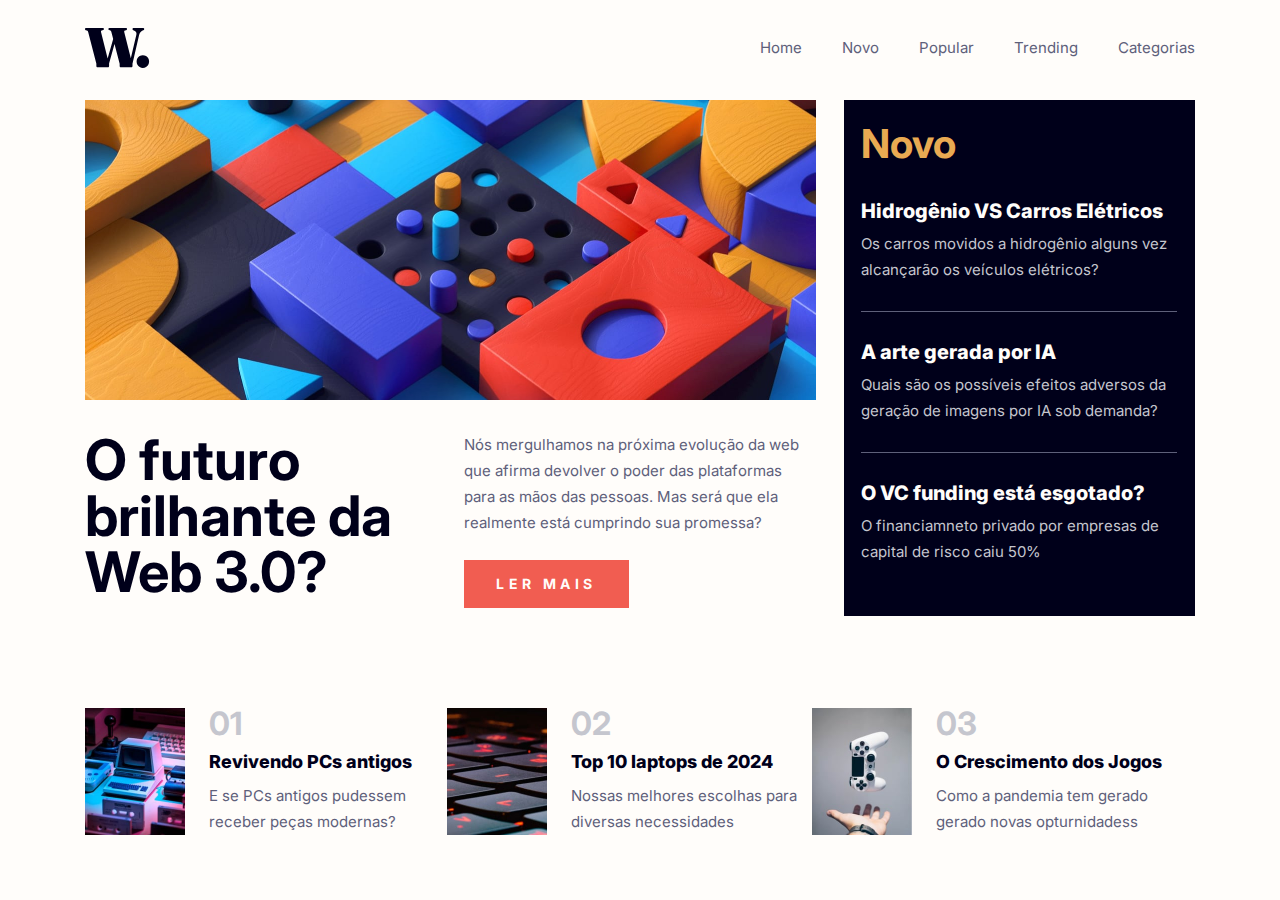
<file: index.html>
<!DOCTYPE html>
<html lang="en">
<head>
    <meta charset="UTF-8">
    <meta name="viewport" content="width=device-width, initial-scale=1.0">
    <link rel="preconnect" href="https://fonts.googleapis.com">
    <link rel="preconnect" href="https://fonts.gstatic.com" crossorigin>
    <link href="https://fonts.googleapis.com/css2?family=Inter:wght@100..900&display=swap" rel="stylesheet">
    <link rel="stylesheet" href="style.css">
    <script src="./script.js" defer></script>
    <title>W. Noticias</title>
</head>
<body>
    <header> 

        <img src="./images/logo.svg" alt="logo de noticias W.">
        
        <button>
            <img src="./images/icon-menu.svg" alt="icone">
        </button>
        
        

        <nav class="mobile">
            <button>
                <img src="./images/icon-menu-close.svg" alt="icone de x para fechar o menu">

            </button>

            <a href="#">Home</a>
            <a href="#">Novo</a>
            <a href="#">Popular</a>
            <a href="#">Trending</a>
            <a href="#">Categorias</a>
        </nav>

        <nav class="desktop">

            <a href="#">Home</a>
            <a href="#">Novo</a>
            <a href="#">Popular</a>
            <a href="#">Trending</a>
            <a href="#">Categorias</a>

        </nav>
        

    
    </header> 
    
    <main>                                                                                                        
        <section class="primeira-secao">
            <picture>
                <source media="(min-width: 700px)" srcset="./images/image-web-3-desktop.jpg">

                <img src="./images/image-web-3-mobile.jpg" alt="icone colorido">
            
            </picture>
            

            <h1>O futuro brilhante da Web 3.0?</h1>

            <div>
                <p>Nós mergulhamos na próxima evolução da web que afirma devolver o poder das plataformas para as mãos das pessoas. Mas será que ela realmente está cumprindo sua promessa?</p>
            
                <button>Ler Mais</button>
            </div> 

        </section>
    

     <section class="segunda-secao">
        <h2>Novo</h2>


        <div class="margin-border-padding">
            <h3>Hidrogênio VS Carros Elétricos</h3>
            <p>Os carros movidos a hidrogênio alguns vez alcançarão os veículos elétricos?</p>
        </div>
        <div class="margin-border-padding">
            <h3>A arte gerada por IA</h3>
            <p>Quais são os possíveis efeitos adversos da geração de imagens por IA sob demanda?</p>
        </div>
        <div>
            <h3>O VC funding está esgotado?</h3>
            <p>O financiamneto privado por empresas de capital de risco caiu 50%</p>
        </div>

     </section>

     <section class="terceira-secao">

        <div>
            <img src="./images/image-retro-pcs.jpg" alt="imagens de computadores antigos">

            <div>
                <strong>01</strong>
                <a href="#">
                    <h2>Revivendo PCs antigos</h2>
                </a>
                <p>E se PCs antigos pudessem receber peças modernas? </p>
            </div>
        </div>
        <div>
            <img src="./images/image-top-laptops.jpg" alt="laptop">
            <div>
                <strong>02</strong>
                <a href="#">
                    <h2>Top 10 laptops de 2024</h2>
                </a>
                <p>Nossas melhores escolhas para diversas necessidades</p>
            </div>
        </div>
        <div>
            <img src="./images/image-gaming-growth.jpg" alt="controle de video game">
            <div>
                <strong>03</strong>
                <a href="#">
                    <h2>O Crescimento dos Jogos</h2>
                </a>
                <p>Como a pandemia tem gerado gerado novas opturnidadess</p>
            </div>
        </div>

     </section>
   </main>

</body>
</html>
</file>
<file: style.css>
*{
    margin: 0;
    padding: 0;
    box-sizing: border-box;
    font-family: "Inter", sans-serif;
    


}

:root {
    --almost-white: #fffdfa;
    --dark-blue: #00001a;
    --gunmetal: #5e607a;
    --vermillion: #f15d51;
    --yelow: #e9aa52;
    --silver: #c5c6ce;

}


body {
    padding: 1.75rem 1rem ;
    background-color: var(--almost-white);
}

body.escurecer::before {
    content: "";
    position: fixed;
    height: 100vh;
    width: 100%;
    background-color: rgba(0, 0, 26, 0.5) ;
    top: 0;
    left: 0;
    
}

header  {
    display: flex;
    justify-content: space-between;
    align-items: center;
    margin-bottom: 2rem;
    
    max-width: 1110px;
    margin-inline: auto;

}

header button {
    border: none;
    background: none;
    width: fit-content;
    cursor: pointer;
}


header nav button {
    align-self: flex-end;
    margin-bottom: 4.0rem;



}
header .mobile a {
    text-decoration: none;
    color: var(--dark-blue);
    font-size: 1.125rem;
    line-height: 4rem;
}

header .dekstop {
    display: none;
}



header nav.mobile {
    position: fixed;
    background-color: var(--almost-white);
    right: -16rem;
    top: 0;
    height: 100vh;
    width: 16rem;
    z-index: 999;

    display: flex;
    flex-direction: column;
    padding: 1.5rem;
    gap: 1.5rem;
    

    transition: 0.7s;
}

header nav.mobile.abrir {
    right: 0;
}

main {
    max-width: 1110px;
    margin-inline: auto;
}

.primeira-secao {
    margin-bottom: 4rem;
}



.primeira-secao img {
    width: 100%;
    margin-bottom: 1.5rem;
}

.primeira-secao h1 {
    font-size: 2.5rem;
    line-height: 100%;
    color: var(--dark-blue);
    margin-bottom: 1rem;
}

.primeira-secao p {
    font-size: 0.9375rem;
    line-height: 1.625rem;
    color: var(--gunmetal);
    margin-bottom: 1.5rem;

}

.primeira-secao button {
    padding: 0.75rem 2rem;
    background-color: var(--vermillion);
    border: none;
    text-transform: uppercase;
    color: var(--almost-white);
    font-weight: 700;
    font-size: 0.875rem;
    letter-spacing: 0.275rem;
    line-height: 1.5rem;

}


.segunda-secao {
    background-color: var(--dark-blue);
    margin-bottom: 4rem;
    padding: 1.5rem 1.1rem;

}

.margin-border-padding {
    border-bottom: 1px solid var(--gunmetal);
    margin-bottom: 1.75rem;
    padding-bottom: 1.75rem;
}



.segunda-secao h2 {
     color: var(--yelow);
     font-size: 2rem;
     line-height: 100%;
     margin-bottom: 2.2rem;

}

.segunda-secao h3{
    color: var(--almost-white);
    font-size: 1.25rem;
    line-height: 1.5rem;
    font-weight: 800;
    margin-bottom: 0.5rem;

}



.segunda-secao p {
    color: var(--silver);
    font-size: 0.9375rem;
    line-height: 1.625rem;
}


.terceira-secao > div {
    display: flex;
    align-items: center;
    gap: 1.5rem;
    margin-bottom: 2rem;


}

.terceira-secao img {
    max-width: 6.25rem;

}

.terceira-secao strong {
    color: var(--silver);
    font-size: 2rem;
    line-height: 100%;
} 

.terceira-secao h2 {
    color: var(--dark-blue);
    font-size: 1.125rem;
    font-weight: 800;
    line-height: 1.5rem; 
    margin-block: 0.6rem;

}

.terceira-secao a {
    text-decoration: none;
}

.terceira-secao p {
    font-size: 0.9375rem;
    line-height: 1.625rem;
    color: var(--gunmetal)
}

@media(min-width: 1110px) {
     header > button {
        display: none;
    }

    header .desktop {
        display: flex;
        gap: 2.5rem;

    }

    header .desktop a:hover {
        color:var()
    }

    header .desktop a {
        font-size: 0.9375rem;
        line-height: 1.625rem;
        text-decoration: none;
        color: var(--gunmetal)


    }

    header .desktop a:hover {
        color: var(--vermillion);
    }


    main {
        display: grid;
        grid-template-columns: 1fr 1fr 1fr;
        gap: 1.75rem;

    }
    
    .primeira-secao {
        grid-column: 1 / 3;

        display: grid;
        grid-template-columns: 1fr 1fr;
        gap: 1.75rem;
    }

    .primeira-secao picture {
        grid-column: 1 / 3;
    }

    .primeira-secao img {
        margin: 0;

    }

    .primeira-secao h1 {
        font-size: 3.5rem;
    }

    .primeira-secao button:hover {
        background-color: var(--dark-blue);
        cursor: pointer;
    }

    .segunda-secao h2 {
        font-size: 2.5rem;
    }

    .terceira-secao {
        display: flex;
        grid-column: 1 / 4;
    }

    .terceira-secao h2:hover {
        color: var(--vermillion);
    }
}
</file>
